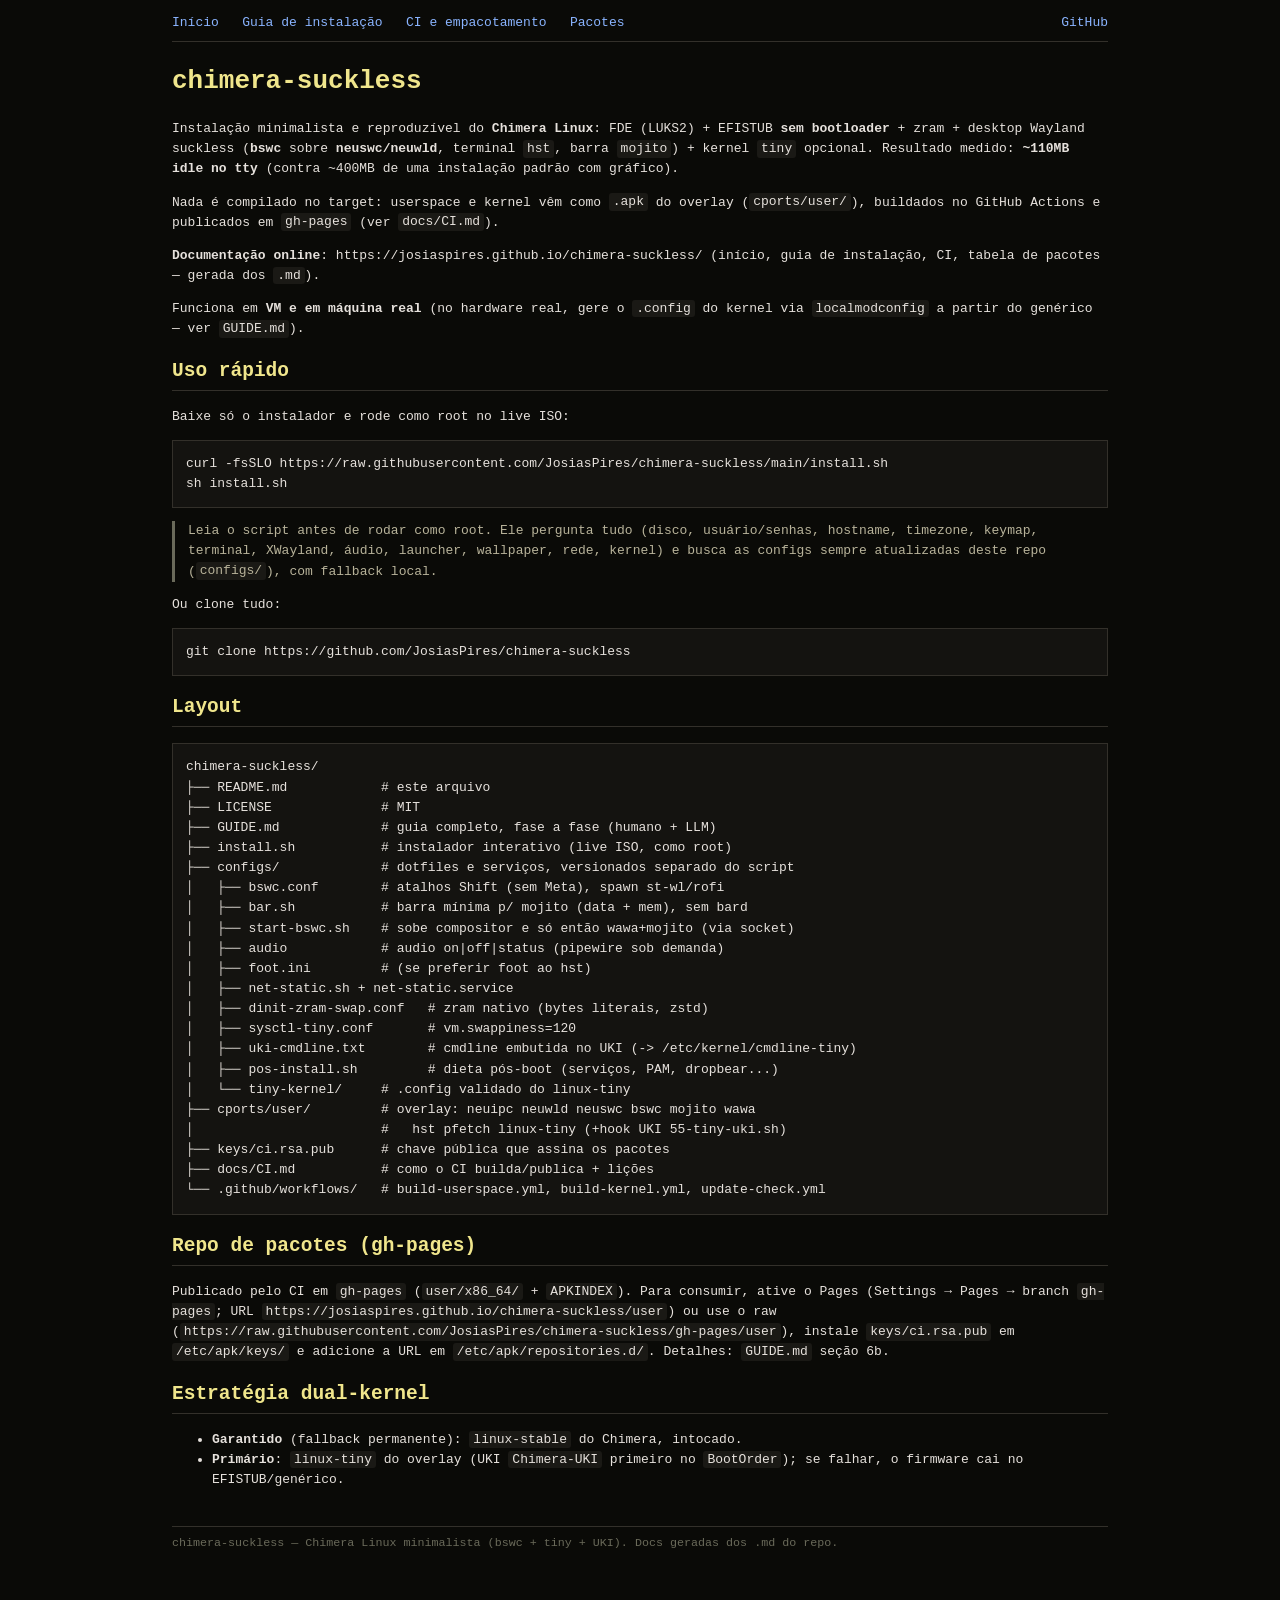
<file: index.html>
<!DOCTYPE html>
<html lang="pt-BR">
<head>
<meta charset="utf-8">
<meta name="viewport" content="width=device-width, initial-scale=1">
<title>Início — chimera-suckless</title>
<link rel="stylesheet" href="style.css">
</head>
<body>
<nav>
<a href="index.html">Início</a>
<a href="guia.html">Guia de instalação</a>
<a href="ci.html">CI e empacotamento</a>
<a href="pacotes.html">Pacotes</a>
<a class="repo" href="https://github.com/JosiasPires/chimera-suckless">GitHub</a>
</nav>
<main>
<h1 id="chimera-suckless">chimera-suckless</h1>
<p>Instalação minimalista e reproduzível do <strong>Chimera Linux</strong>: FDE (LUKS2) +
EFISTUB <strong>sem bootloader</strong> + zram + desktop Wayland suckless
(<strong>bswc</strong> sobre <strong>neuswc/neuwld</strong>, terminal <code>hst</code>, barra <code>mojito</code>) +
kernel <code>tiny</code> opcional. Resultado medido: <strong>~110MB idle no tty</strong>
(contra ~400MB de uma instalação padrão com gráfico).</p>
<p>Nada é compilado no target: userspace e kernel vêm como <code>.apk</code> do
overlay (<code>cports/user/</code>), buildados no GitHub Actions e publicados em
<code>gh-pages</code> (ver <code>docs/CI.md</code>).</p>
<p><strong>Documentação online</strong>: https://josiaspires.github.io/chimera-suckless/
(início, guia de instalação, CI, tabela de pacotes — gerada dos <code>.md</code>).</p>
<p>Funciona em <strong>VM e em máquina real</strong> (no hardware real, gere o <code>.config</code> do
kernel via <code>localmodconfig</code> a partir do genérico — ver <code>GUIDE.md</code>).</p>
<h2 id="uso-rapido">Uso rápido</h2>
<p>Baixe só o instalador e rode como root no live ISO:</p>
<pre><code class="language-sh">curl -fsSLO https://raw.githubusercontent.com/JosiasPires/chimera-suckless/main/install.sh
sh install.sh
</code></pre>
<blockquote>
<p>Leia o script antes de rodar como root. Ele pergunta tudo
(disco, usuário/senhas, hostname, timezone, keymap, terminal, XWayland,
áudio, launcher, wallpaper, rede, kernel) e busca as configs sempre
atualizadas deste repo (<code>configs/</code>), com fallback local.</p>
</blockquote>
<p>Ou clone tudo:</p>
<pre><code class="language-sh">git clone https://github.com/JosiasPires/chimera-suckless
</code></pre>
<h2 id="layout">Layout</h2>
<pre><code>chimera-suckless/
├── README.md            # este arquivo
├── LICENSE              # MIT
├── GUIDE.md             # guia completo, fase a fase (humano + LLM)
├── install.sh           # instalador interativo (live ISO, como root)
├── configs/             # dotfiles e serviços, versionados separado do script
│   ├── bswc.conf        # atalhos Shift (sem Meta), spawn st-wl/rofi
│   ├── bar.sh           # barra mínima p/ mojito (data + mem), sem bard
│   ├── start-bswc.sh    # sobe compositor e só então wawa+mojito (via socket)
│   ├── audio            # audio on|off|status (pipewire sob demanda)
│   ├── foot.ini         # (se preferir foot ao hst)
│   ├── net-static.sh + net-static.service
│   ├── dinit-zram-swap.conf   # zram nativo (bytes literais, zstd)
│   ├── sysctl-tiny.conf       # vm.swappiness=120
│   ├── uki-cmdline.txt        # cmdline embutida no UKI (-&gt; /etc/kernel/cmdline-tiny)
│   ├── pos-install.sh         # dieta pós-boot (serviços, PAM, dropbear...)
│   └── tiny-kernel/     # .config validado do linux-tiny
├── cports/user/         # overlay: neuipc neuwld neuswc bswc mojito wawa
│                        #   hst pfetch linux-tiny (+hook UKI 55-tiny-uki.sh)
├── keys/ci.rsa.pub      # chave pública que assina os pacotes
├── docs/CI.md           # como o CI builda/publica + lições
└── .github/workflows/   # build-userspace.yml, build-kernel.yml, update-check.yml
</code></pre>
<h2 id="repo-de-pacotes-gh-pages">Repo de pacotes (gh-pages)</h2>
<p>Publicado pelo CI em <code>gh-pages</code> (<code>user/x86_64/</code> + <code>APKINDEX</code>).
Para consumir, ative o Pages (Settings → Pages → branch <code>gh-pages</code>;
URL <code>https://josiaspires.github.io/chimera-suckless/user</code>) ou use o
raw (<code>https://raw.githubusercontent.com/JosiasPires/chimera-suckless/gh-pages/user</code>),
instale <code>keys/ci.rsa.pub</code> em <code>/etc/apk/keys/</code> e adicione a URL em
<code>/etc/apk/repositories.d/</code>. Detalhes: <code>GUIDE.md</code> seção 6b.</p>
<h2 id="estrategia-dual-kernel">Estratégia dual-kernel</h2>
<ul>
<li><strong>Garantido</strong> (fallback permanente): <code>linux-stable</code> do Chimera, intocado.</li>
<li><strong>Primário</strong>: <code>linux-tiny</code> do overlay (UKI <code>Chimera-UKI</code> primeiro no
  <code>BootOrder</code>); se falhar, o firmware cai no EFISTUB/genérico.</li>
</ul>
</main>
<footer>chimera-suckless — Chimera Linux minimalista (bswc + tiny + UKI). Docs geradas dos .md do repo.</footer>
</body>
</html>
</file>
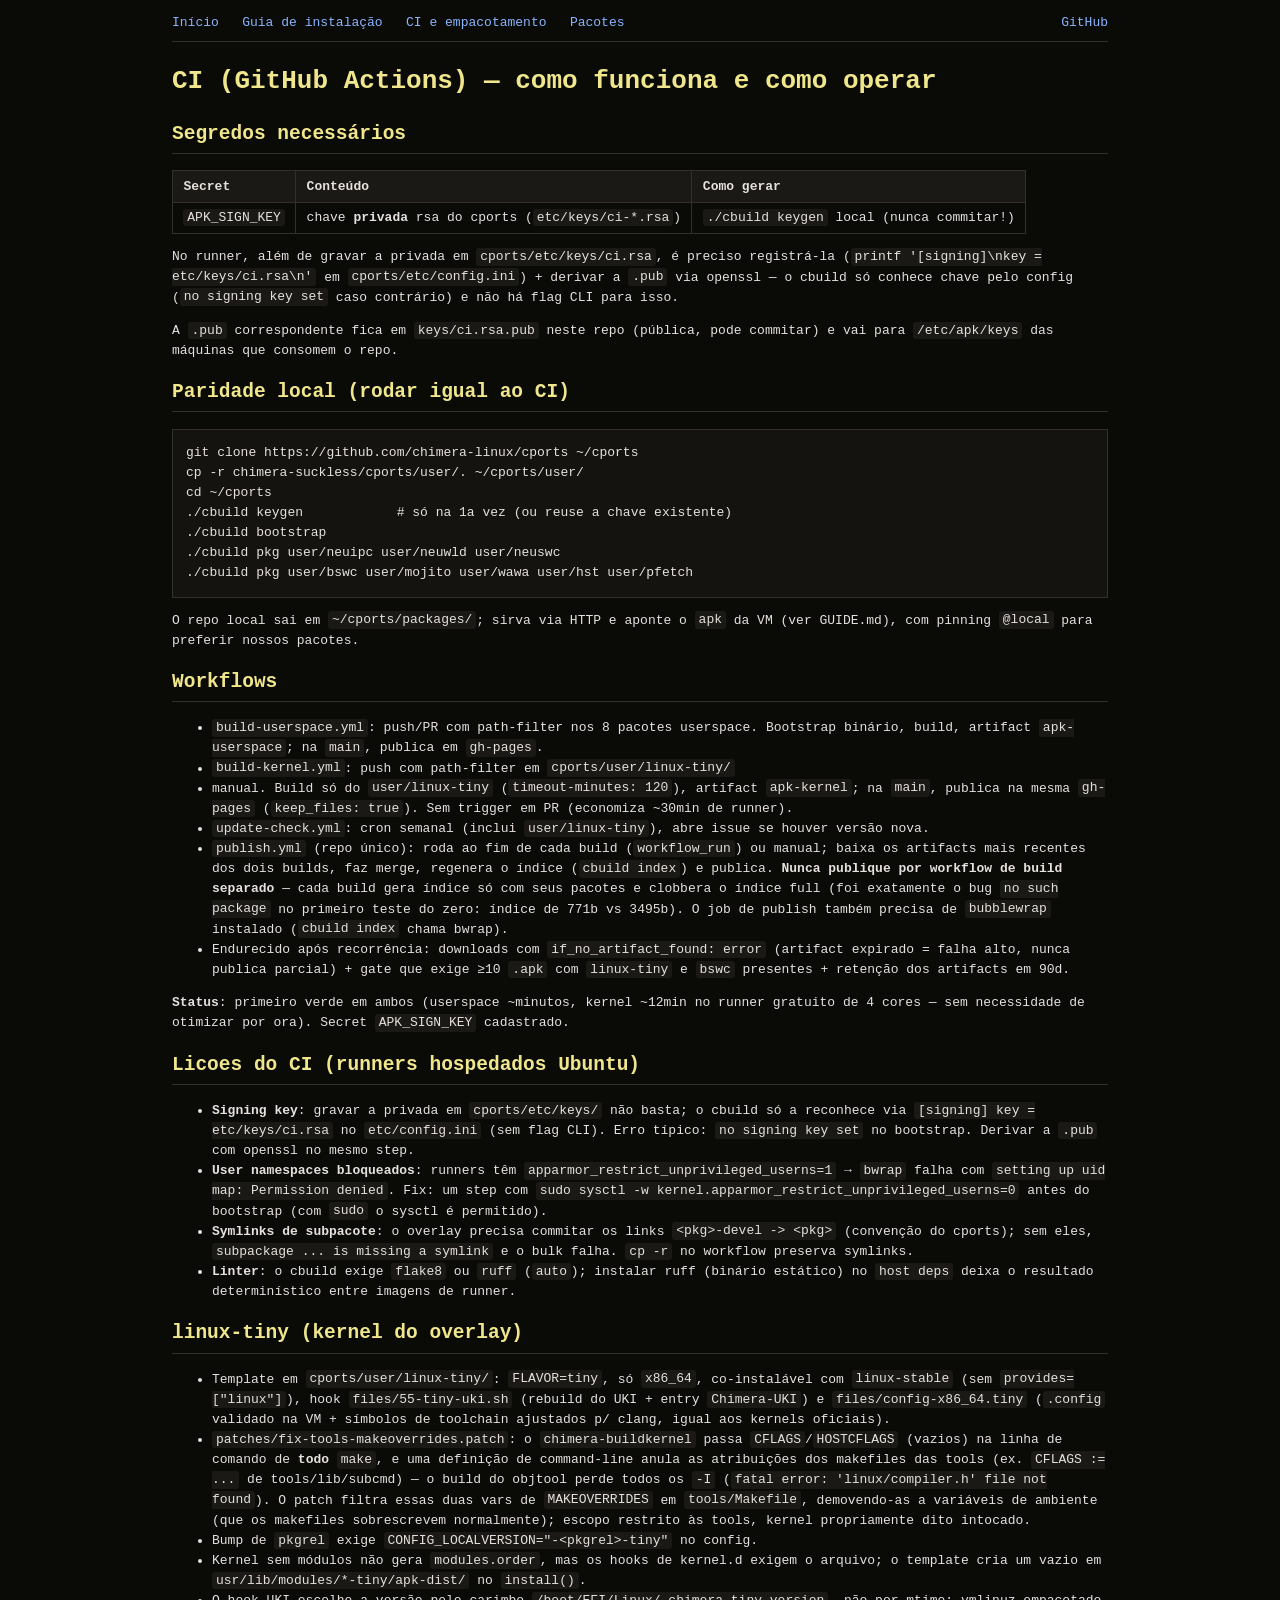
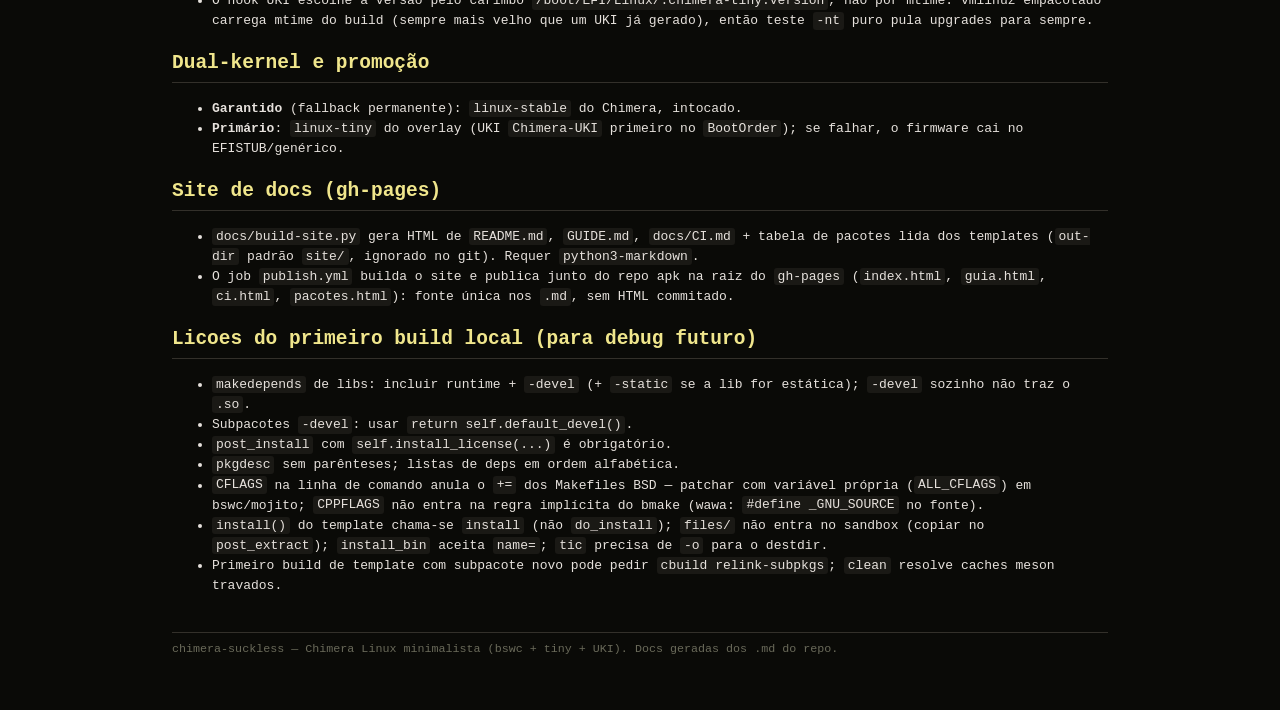
<file: ci.html>
<!DOCTYPE html>
<html lang="pt-BR">
<head>
<meta charset="utf-8">
<meta name="viewport" content="width=device-width, initial-scale=1">
<title>CI e empacotamento — chimera-suckless</title>
<link rel="stylesheet" href="style.css">
</head>
<body>
<nav>
<a href="index.html">Início</a>
<a href="guia.html">Guia de instalação</a>
<a href="ci.html">CI e empacotamento</a>
<a href="pacotes.html">Pacotes</a>
<a class="repo" href="https://github.com/JosiasPires/chimera-suckless">GitHub</a>
</nav>
<main>
<h1 id="ci-github-actions-como-funciona-e-como-operar">CI (GitHub Actions) — como funciona e como operar</h1>
<h2 id="segredos-necessarios">Segredos necessários</h2>
<table>
<thead>
<tr>
<th>Secret</th>
<th>Conteúdo</th>
<th>Como gerar</th>
</tr>
</thead>
<tbody>
<tr>
<td><code>APK_SIGN_KEY</code></td>
<td>chave <strong>privada</strong> rsa do cports (<code>etc/keys/ci-*.rsa</code>)</td>
<td><code>./cbuild keygen</code> local (nunca commitar!)</td>
</tr>
</tbody>
</table>
<p>No runner, além de gravar a privada em <code>cports/etc/keys/ci.rsa</code>, é
preciso registrá-la (<code>printf '[signing]\nkey = etc/keys/ci.rsa\n'</code>
em <code>cports/etc/config.ini</code>) + derivar a <code>.pub</code> via openssl — o cbuild
só conhece chave pelo config (<code>no signing key set</code> caso contrário) e
não há flag CLI para isso.</p>
<p>A <code>.pub</code> correspondente fica em <code>keys/ci.rsa.pub</code> neste repo (pública, pode
commitar) e vai para <code>/etc/apk/keys</code> das máquinas que consomem o repo.</p>
<h2 id="paridade-local-rodar-igual-ao-ci">Paridade local (rodar igual ao CI)</h2>
<pre><code class="language-sh">git clone https://github.com/chimera-linux/cports ~/cports
cp -r chimera-suckless/cports/user/. ~/cports/user/
cd ~/cports
./cbuild keygen            # só na 1a vez (ou reuse a chave existente)
./cbuild bootstrap
./cbuild pkg user/neuipc user/neuwld user/neuswc
./cbuild pkg user/bswc user/mojito user/wawa user/hst user/pfetch
</code></pre>
<p>O repo local sai em <code>~/cports/packages/</code>; sirva via HTTP e aponte o <code>apk</code>
da VM (ver GUIDE.md), com pinning <code>@local</code> para preferir nossos pacotes.</p>
<h2 id="workflows">Workflows</h2>
<ul>
<li><code>build-userspace.yml</code>: push/PR com path-filter nos 8 pacotes
  userspace. Bootstrap binário, build, artifact <code>apk-userspace</code>; na
  <code>main</code>, publica em <code>gh-pages</code>.</li>
<li><code>build-kernel.yml</code>: push com path-filter em <code>cports/user/linux-tiny/</code></li>
<li>manual. Build só do <code>user/linux-tiny</code> (<code>timeout-minutes: 120</code>),
  artifact <code>apk-kernel</code>; na <code>main</code>, publica na mesma <code>gh-pages</code>
  (<code>keep_files: true</code>). Sem trigger em PR (economiza ~30min de runner).</li>
<li><code>update-check.yml</code>: cron semanal (inclui <code>user/linux-tiny</code>), abre
  issue se houver versão nova.</li>
<li><code>publish.yml</code> (repo único): roda ao fim de cada build (<code>workflow_run</code>)
  ou manual; baixa os artifacts mais recentes dos dois builds, faz merge,
  regenera o índice (<code>cbuild index</code>) e publica. <strong>Nunca publique por
  workflow de build separado</strong> — cada build gera índice só com seus
  pacotes e clobbera o índice full (foi exatamente o bug <code>no such
  package</code> no primeiro teste do zero: índice de 771b vs 3495b).
  O job de publish também precisa de <code>bubblewrap</code> instalado
  (<code>cbuild index</code> chama bwrap).</li>
<li>Endurecido após recorrência: downloads com <code>if_no_artifact_found:
  error</code> (artifact expirado = falha alto, nunca publica parcial) +
  gate que exige ≥10 <code>.apk</code> com <code>linux-tiny</code> e <code>bswc</code> presentes +
  retenção dos artifacts em 90d.</li>
</ul>
<p><strong>Status</strong>: primeiro verde em ambos (userspace ~minutos, kernel ~12min
no runner gratuito de 4 cores — sem necessidade de otimizar por ora).
Secret <code>APK_SIGN_KEY</code> cadastrado.</p>
<h2 id="licoes-do-ci-runners-hospedados-ubuntu">Licoes do CI (runners hospedados Ubuntu)</h2>
<ul>
<li><strong>Signing key</strong>: gravar a privada em <code>cports/etc/keys/</code> não basta; o
  cbuild só a reconhece via <code>[signing] key = etc/keys/ci.rsa</code> no
  <code>etc/config.ini</code> (sem flag CLI). Erro típico: <code>no signing key set</code>
  no bootstrap. Derivar a <code>.pub</code> com openssl no mesmo step.</li>
<li><strong>User namespaces bloqueados</strong>: runners têm
  <code>apparmor_restrict_unprivileged_userns=1</code> → <code>bwrap</code> falha com
  <code>setting up uid map: Permission denied</code>. Fix: um step com
  <code>sudo sysctl -w kernel.apparmor_restrict_unprivileged_userns=0</code>
  antes do bootstrap (com <code>sudo</code> o sysctl é permitido).</li>
<li><strong>Symlinks de subpacote</strong>: o overlay precisa commitar os links
  <code>&lt;pkg&gt;-devel -&gt; &lt;pkg&gt;</code> (convenção do cports); sem eles,
  <code>subpackage ... is missing a symlink</code> e o bulk falha. <code>cp -r</code> no
  workflow preserva symlinks.</li>
<li><strong>Linter</strong>: o cbuild exige <code>flake8</code> ou <code>ruff</code> (<code>auto</code>); instalar ruff
  (binário estático) no <code>host deps</code> deixa o resultado determinístico
  entre imagens de runner.</li>
</ul>
<h2 id="linux-tiny-kernel-do-overlay">linux-tiny (kernel do overlay)</h2>
<ul>
<li>Template em <code>cports/user/linux-tiny/</code>: <code>FLAVOR=tiny</code>, só <code>x86_64</code>,
  co-instalável com <code>linux-stable</code> (sem <code>provides=["linux"]</code>), hook
  <code>files/55-tiny-uki.sh</code> (rebuild do UKI + entry <code>Chimera-UKI</code>) e
  <code>files/config-x86_64.tiny</code> (<code>.config</code> validado na VM + símbolos de
  toolchain ajustados p/ clang, igual aos kernels oficiais).</li>
<li><code>patches/fix-tools-makeoverrides.patch</code>: o <code>chimera-buildkernel</code>
  passa <code>CFLAGS</code>/<code>HOSTCFLAGS</code> (vazios) na linha de comando de <strong>todo</strong>
  <code>make</code>, e uma definição de command-line anula as atribuições dos
  makefiles das tools (ex. <code>CFLAGS := ...</code> de tools/lib/subcmd) — o
  build do objtool perde todos os <code>-I</code>
  (<code>fatal error: 'linux/compiler.h' file not found</code>). O patch filtra
  essas duas vars de <code>MAKEOVERRIDES</code> em <code>tools/Makefile</code>, demovendo-as
  a variáveis de ambiente (que os makefiles sobrescrevem normalmente);
  escopo restrito às tools, kernel propriamente dito intocado.</li>
<li>Bump de <code>pkgrel</code> exige <code>CONFIG_LOCALVERSION="-&lt;pkgrel&gt;-tiny"</code> no config.</li>
<li>Kernel sem módulos não gera <code>modules.order</code>, mas os hooks de kernel.d
  exigem o arquivo; o template cria um vazio em
  <code>usr/lib/modules/*-tiny/apk-dist/</code> no <code>install()</code>.</li>
<li>O hook UKI escolhe a versão pelo carimbo
  <code>/boot/EFI/Linux/.chimera-tiny.version</code>, não por mtime: vmlinuz
  empacotado carrega mtime do build (sempre mais velho que um UKI já
  gerado), então teste <code>-nt</code> puro pula upgrades para sempre.</li>
</ul>
<h2 id="dual-kernel-e-promocao">Dual-kernel e promoção</h2>
<ul>
<li><strong>Garantido</strong> (fallback permanente): <code>linux-stable</code> do Chimera, intocado.</li>
<li><strong>Primário</strong>: <code>linux-tiny</code> do overlay (UKI <code>Chimera-UKI</code> primeiro no
  <code>BootOrder</code>); se falhar, o firmware cai no EFISTUB/genérico.</li>
</ul>
<h2 id="site-de-docs-gh-pages">Site de docs (gh-pages)</h2>
<ul>
<li><code>docs/build-site.py</code> gera HTML de <code>README.md</code>, <code>GUIDE.md</code>,
  <code>docs/CI.md</code> + tabela de pacotes lida dos templates
  (<code>out-dir</code> padrão <code>site/</code>, ignorado no git). Requer <code>python3-markdown</code>.</li>
<li>O job <code>publish.yml</code> builda o site e publica junto do repo apk na raiz
  do <code>gh-pages</code> (<code>index.html</code>, <code>guia.html</code>, <code>ci.html</code>, <code>pacotes.html</code>):
  fonte única nos <code>.md</code>, sem HTML commitado.</li>
</ul>
<h2 id="licoes-do-primeiro-build-local-para-debug-futuro">Licoes do primeiro build local (para debug futuro)</h2>
<ul>
<li><code>makedepends</code> de libs: incluir runtime + <code>-devel</code> (+ <code>-static</code> se a lib
  for estática); <code>-devel</code> sozinho não traz o <code>.so</code>.</li>
<li>Subpacotes <code>-devel</code>: usar <code>return self.default_devel()</code>.</li>
<li><code>post_install</code> com <code>self.install_license(...)</code> é obrigatório.</li>
<li><code>pkgdesc</code> sem parênteses; listas de deps em ordem alfabética.</li>
<li><code>CFLAGS</code> na linha de comando anula o <code>+=</code> dos Makefiles BSD — patchar
  com variável própria (<code>ALL_CFLAGS</code>) em bswc/mojito; <code>CPPFLAGS</code> não entra
  na regra implícita do bmake (wawa: <code>#define _GNU_SOURCE</code> no fonte).</li>
<li><code>install()</code> do template chama-se <code>install</code> (não <code>do_install</code>); <code>files/</code>
  não entra no sandbox (copiar no <code>post_extract</code>); <code>install_bin</code> aceita
  <code>name=</code>; <code>tic</code> precisa de <code>-o</code> para o destdir.</li>
<li>Primeiro build de template com subpacote novo pode pedir
  <code>cbuild relink-subpkgs</code>; <code>clean</code> resolve caches meson travados.</li>
</ul>
</main>
<footer>chimera-suckless — Chimera Linux minimalista (bswc + tiny + UKI). Docs geradas dos .md do repo.</footer>
</body>
</html>
</file>
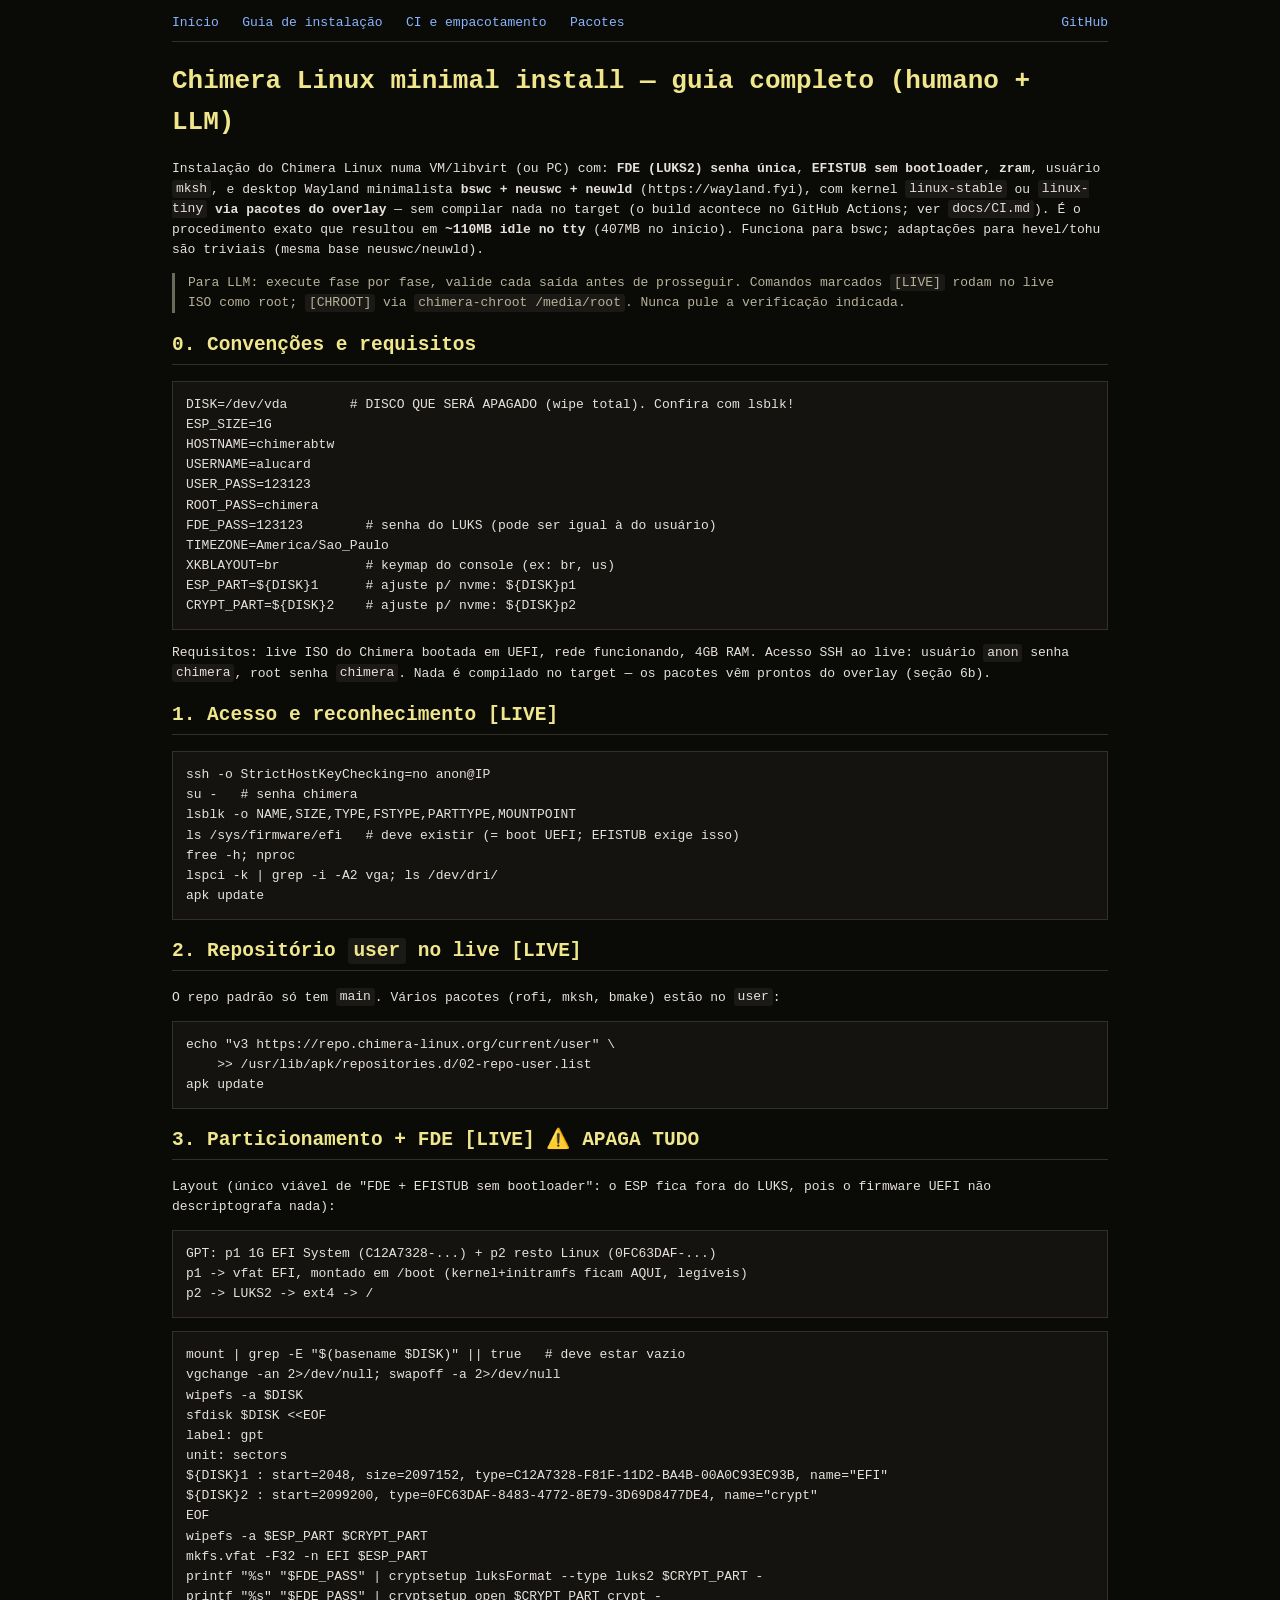
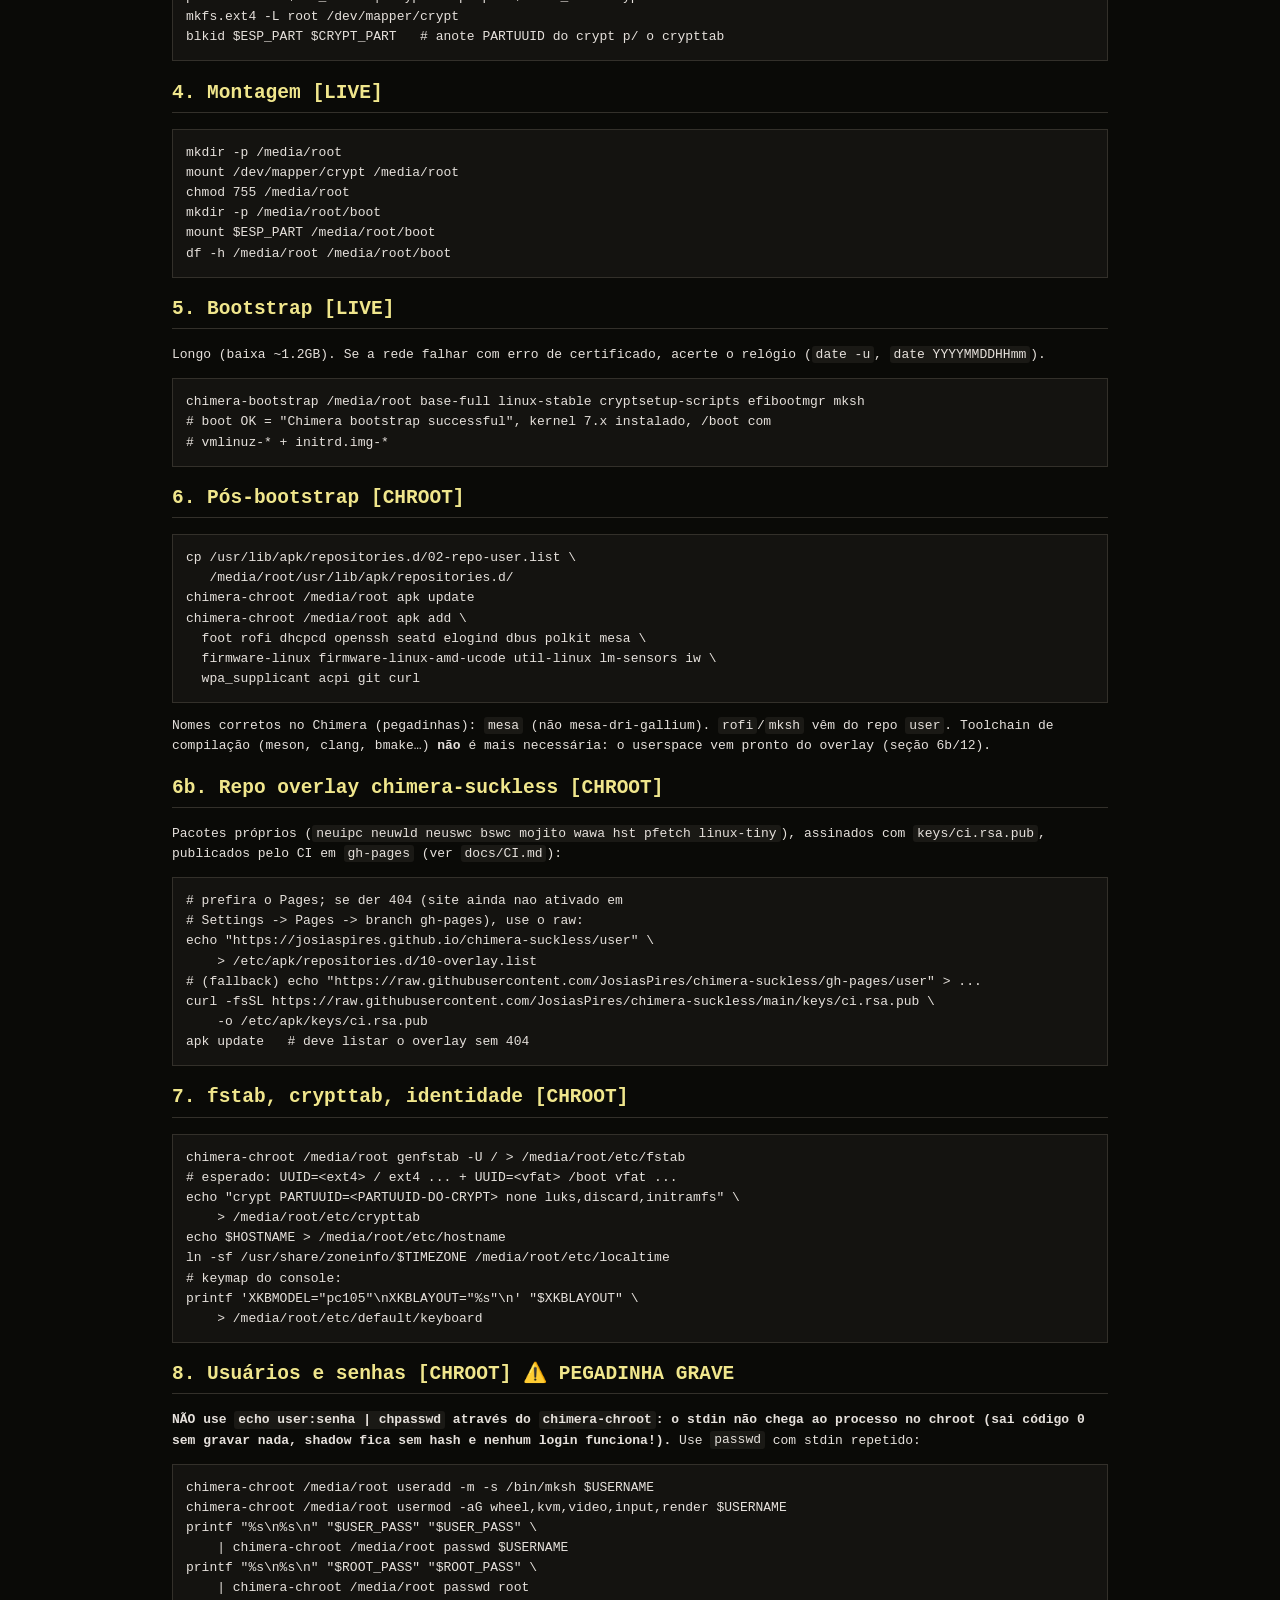
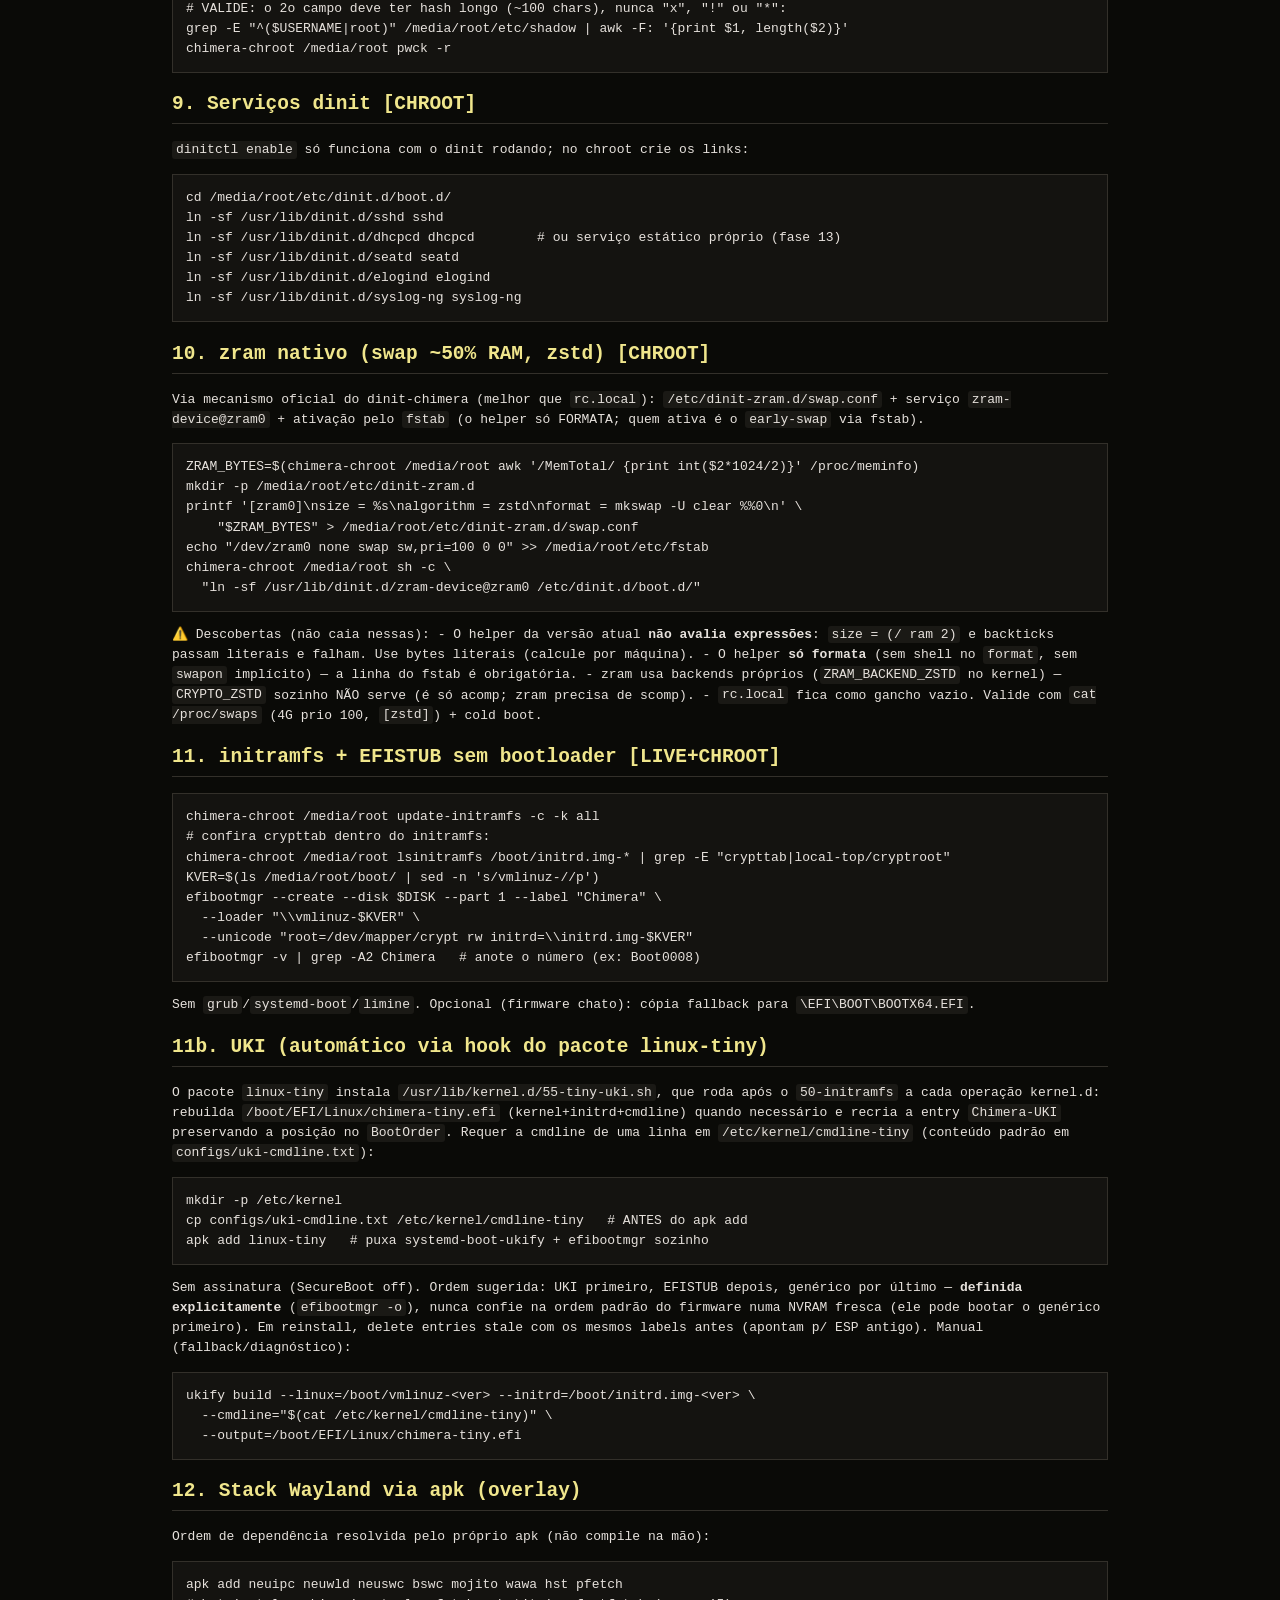
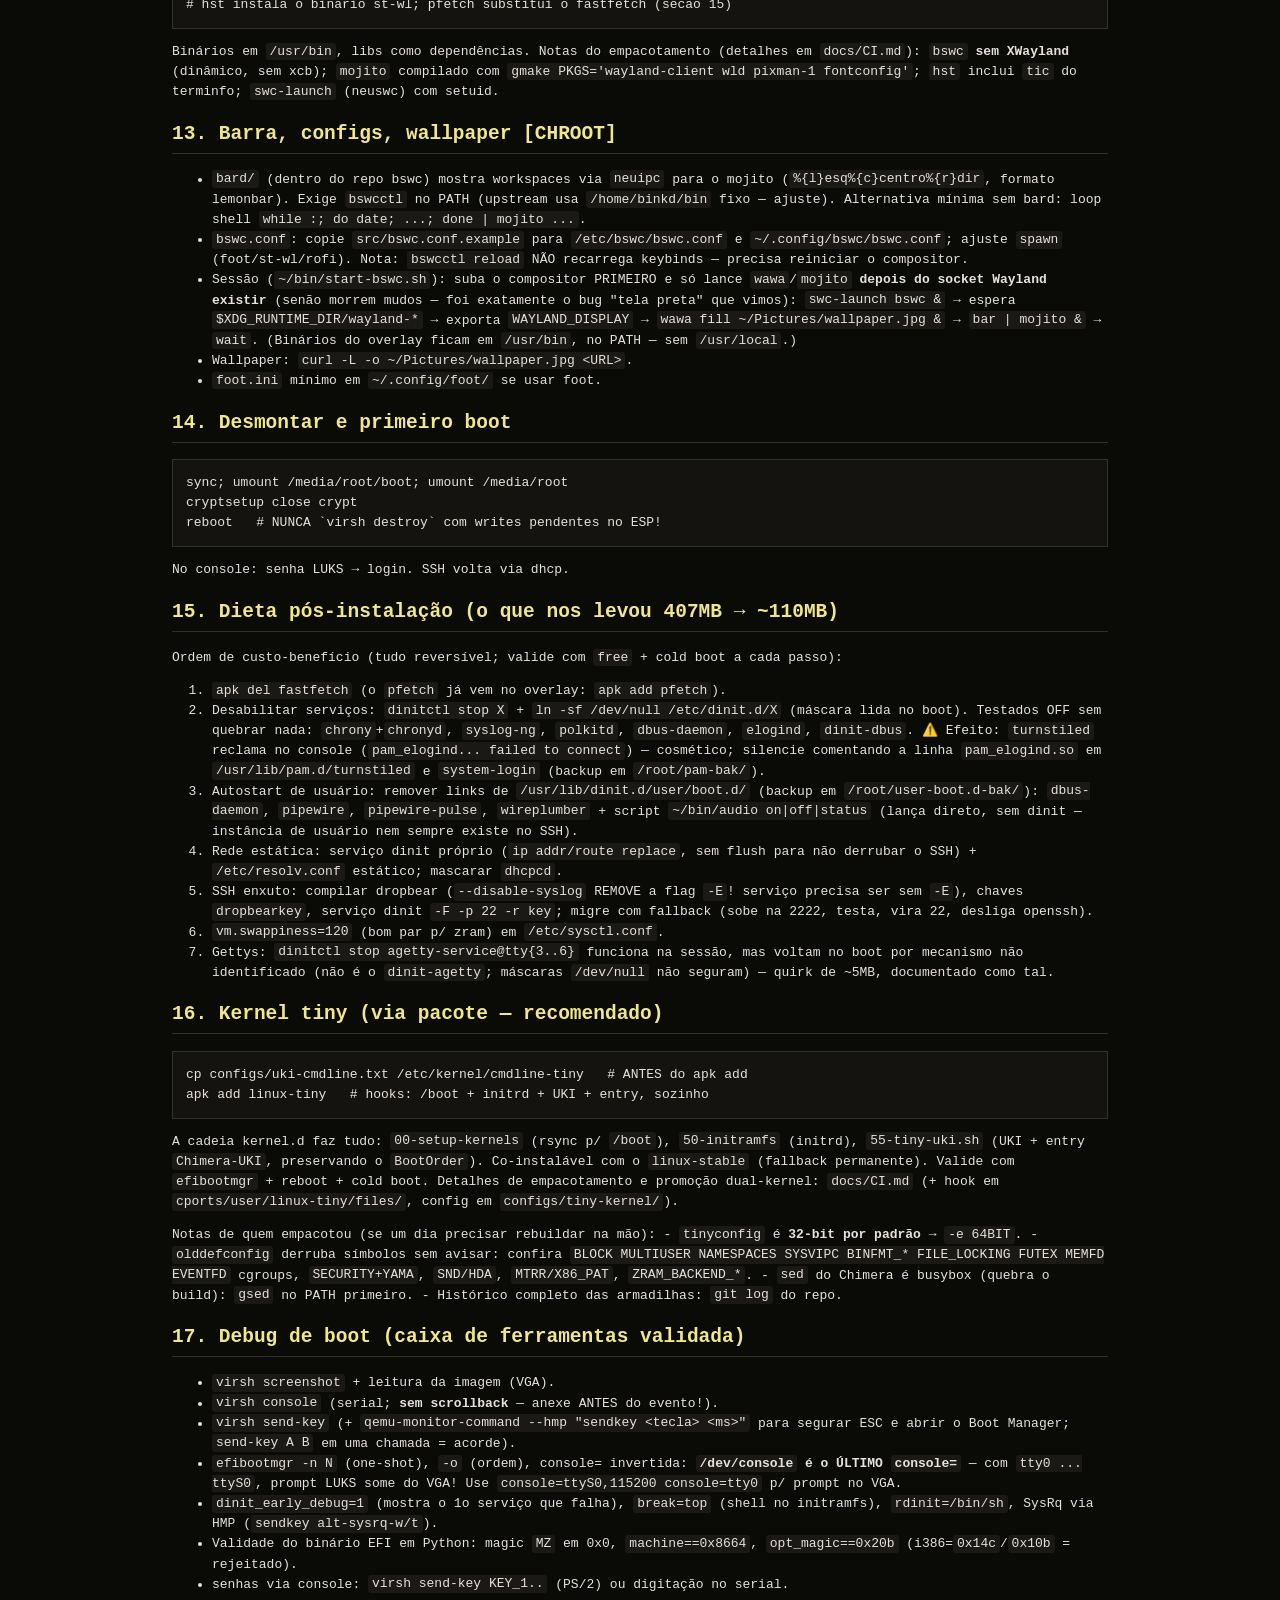
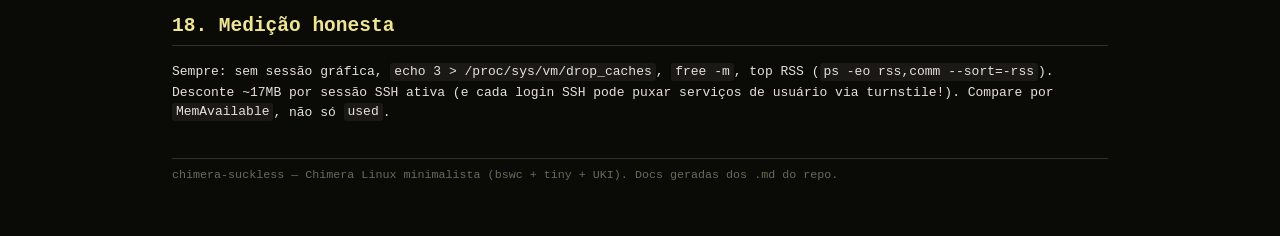
<file: guia.html>
<!DOCTYPE html>
<html lang="pt-BR">
<head>
<meta charset="utf-8">
<meta name="viewport" content="width=device-width, initial-scale=1">
<title>Guia de instalação — chimera-suckless</title>
<link rel="stylesheet" href="style.css">
</head>
<body>
<nav>
<a href="index.html">Início</a>
<a href="guia.html">Guia de instalação</a>
<a href="ci.html">CI e empacotamento</a>
<a href="pacotes.html">Pacotes</a>
<a class="repo" href="https://github.com/JosiasPires/chimera-suckless">GitHub</a>
</nav>
<main>
<h1 id="chimera-linux-minimal-install-guia-completo-humano-llm">Chimera Linux minimal install — guia completo (humano + LLM)</h1>
<p>Instalação do Chimera Linux numa VM/libvirt (ou PC) com: <strong>FDE (LUKS2) senha única</strong>,
<strong>EFISTUB sem bootloader</strong>, <strong>zram</strong>, usuário <code>mksh</code>, e desktop Wayland minimalista
<strong>bswc + neuswc + neuwld</strong> (https://wayland.fyi), com kernel <code>linux-stable</code> ou
<code>linux-tiny</code> <strong>via pacotes do overlay</strong> — sem compilar nada no target (o build
acontece no GitHub Actions; ver <code>docs/CI.md</code>). É o procedimento exato que
resultou em <strong>~110MB idle no tty</strong> (407MB no início). Funciona para bswc;
adaptações para hevel/tohu são triviais (mesma base neuswc/neuwld).</p>
<blockquote>
<p>Para LLM: execute fase por fase, valide cada saída antes de prosseguir.
Comandos marcados <code>[LIVE]</code> rodam no live ISO como root; <code>[CHROOT]</code> via
<code>chimera-chroot /media/root</code>. Nunca pule a verificação indicada.</p>
</blockquote>
<h2 id="0-convencoes-e-requisitos">0. Convenções e requisitos</h2>
<pre><code class="language-sh">DISK=/dev/vda        # DISCO QUE SERÁ APAGADO (wipe total). Confira com lsblk!
ESP_SIZE=1G
HOSTNAME=chimerabtw
USERNAME=alucard
USER_PASS=123123
ROOT_PASS=chimera
FDE_PASS=123123        # senha do LUKS (pode ser igual à do usuário)
TIMEZONE=America/Sao_Paulo
XKBLAYOUT=br           # keymap do console (ex: br, us)
ESP_PART=${DISK}1      # ajuste p/ nvme: ${DISK}p1
CRYPT_PART=${DISK}2    # ajuste p/ nvme: ${DISK}p2
</code></pre>
<p>Requisitos: live ISO do Chimera bootada em UEFI, rede funcionando, 4GB RAM.
Acesso SSH ao live: usuário <code>anon</code> senha <code>chimera</code>, root senha <code>chimera</code>.
Nada é compilado no target — os pacotes vêm prontos do overlay (seção 6b).</p>
<h2 id="1-acesso-e-reconhecimento-live">1. Acesso e reconhecimento [LIVE]</h2>
<pre><code class="language-sh">ssh -o StrictHostKeyChecking=no anon@IP
su -   # senha chimera
lsblk -o NAME,SIZE,TYPE,FSTYPE,PARTTYPE,MOUNTPOINT
ls /sys/firmware/efi   # deve existir (= boot UEFI; EFISTUB exige isso)
free -h; nproc
lspci -k | grep -i -A2 vga; ls /dev/dri/
apk update
</code></pre>
<h2 id="2-repositorio-user-no-live-live">2. Repositório <code>user</code> no live [LIVE]</h2>
<p>O repo padrão só tem <code>main</code>. Vários pacotes (rofi, mksh, bmake) estão no <code>user</code>:</p>
<pre><code class="language-sh">echo &quot;v3 https://repo.chimera-linux.org/current/user&quot; \
    &gt;&gt; /usr/lib/apk/repositories.d/02-repo-user.list
apk update
</code></pre>
<h2 id="3-particionamento-fde-live-apaga-tudo">3. Particionamento + FDE [LIVE] ⚠️ APAGA TUDO</h2>
<p>Layout (único viável de "FDE + EFISTUB sem bootloader": o ESP fica fora do LUKS,
pois o firmware UEFI não descriptografa nada):</p>
<pre><code>GPT: p1 1G EFI System (C12A7328-...) + p2 resto Linux (0FC63DAF-...)
p1 -&gt; vfat EFI, montado em /boot (kernel+initramfs ficam AQUI, legíveis)
p2 -&gt; LUKS2 -&gt; ext4 -&gt; /
</code></pre>
<pre><code class="language-sh">mount | grep -E &quot;$(basename $DISK)&quot; || true   # deve estar vazio
vgchange -an 2&gt;/dev/null; swapoff -a 2&gt;/dev/null
wipefs -a $DISK
sfdisk $DISK &lt;&lt;EOF
label: gpt
unit: sectors
${DISK}1 : start=2048, size=2097152, type=C12A7328-F81F-11D2-BA4B-00A0C93EC93B, name=&quot;EFI&quot;
${DISK}2 : start=2099200, type=0FC63DAF-8483-4772-8E79-3D69D8477DE4, name=&quot;crypt&quot;
EOF
wipefs -a $ESP_PART $CRYPT_PART
mkfs.vfat -F32 -n EFI $ESP_PART
printf &quot;%s&quot; &quot;$FDE_PASS&quot; | cryptsetup luksFormat --type luks2 $CRYPT_PART -
printf &quot;%s&quot; &quot;$FDE_PASS&quot; | cryptsetup open $CRYPT_PART crypt -
mkfs.ext4 -L root /dev/mapper/crypt
blkid $ESP_PART $CRYPT_PART   # anote PARTUUID do crypt p/ o crypttab
</code></pre>
<h2 id="4-montagem-live">4. Montagem [LIVE]</h2>
<pre><code class="language-sh">mkdir -p /media/root
mount /dev/mapper/crypt /media/root
chmod 755 /media/root
mkdir -p /media/root/boot
mount $ESP_PART /media/root/boot
df -h /media/root /media/root/boot
</code></pre>
<h2 id="5-bootstrap-live">5. Bootstrap [LIVE]</h2>
<p>Longo (baixa ~1.2GB). Se a rede falhar com erro de certificado, acerte o relógio
(<code>date -u</code>, <code>date YYYYMMDDHHmm</code>).</p>
<pre><code class="language-sh">chimera-bootstrap /media/root base-full linux-stable cryptsetup-scripts efibootmgr mksh
# boot OK = &quot;Chimera bootstrap successful&quot;, kernel 7.x instalado, /boot com
# vmlinuz-* + initrd.img-*
</code></pre>
<h2 id="6-pos-bootstrap-chroot">6. Pós-bootstrap [CHROOT]</h2>
<pre><code class="language-sh">cp /usr/lib/apk/repositories.d/02-repo-user.list \
   /media/root/usr/lib/apk/repositories.d/
chimera-chroot /media/root apk update
chimera-chroot /media/root apk add \
  foot rofi dhcpcd openssh seatd elogind dbus polkit mesa \
  firmware-linux firmware-linux-amd-ucode util-linux lm-sensors iw \
  wpa_supplicant acpi git curl
</code></pre>
<p>Nomes corretos no Chimera (pegadinhas): <code>mesa</code> (não mesa-dri-gallium).
<code>rofi</code>/<code>mksh</code> vêm do repo <code>user</code>. Toolchain de compilação (meson, clang,
bmake…) <strong>não</strong> é mais necessária: o userspace vem pronto do overlay
(seção 6b/12).</p>
<h2 id="6b-repo-overlay-chimera-suckless-chroot">6b. Repo overlay chimera-suckless [CHROOT]</h2>
<p>Pacotes próprios (<code>neuipc neuwld neuswc bswc mojito wawa hst pfetch
linux-tiny</code>), assinados com <code>keys/ci.rsa.pub</code>, publicados pelo CI em
<code>gh-pages</code> (ver <code>docs/CI.md</code>):</p>
<pre><code class="language-sh"># prefira o Pages; se der 404 (site ainda nao ativado em
# Settings -&gt; Pages -&gt; branch gh-pages), use o raw:
echo &quot;https://josiaspires.github.io/chimera-suckless/user&quot; \
    &gt; /etc/apk/repositories.d/10-overlay.list
# (fallback) echo &quot;https://raw.githubusercontent.com/JosiasPires/chimera-suckless/gh-pages/user&quot; &gt; ...
curl -fsSL https://raw.githubusercontent.com/JosiasPires/chimera-suckless/main/keys/ci.rsa.pub \
    -o /etc/apk/keys/ci.rsa.pub
apk update   # deve listar o overlay sem 404
</code></pre>
<h2 id="7-fstab-crypttab-identidade-chroot">7. fstab, crypttab, identidade [CHROOT]</h2>
<pre><code class="language-sh">chimera-chroot /media/root genfstab -U / &gt; /media/root/etc/fstab
# esperado: UUID=&lt;ext4&gt; / ext4 ... + UUID=&lt;vfat&gt; /boot vfat ...
echo &quot;crypt PARTUUID=&lt;PARTUUID-DO-CRYPT&gt; none luks,discard,initramfs&quot; \
    &gt; /media/root/etc/crypttab
echo $HOSTNAME &gt; /media/root/etc/hostname
ln -sf /usr/share/zoneinfo/$TIMEZONE /media/root/etc/localtime
# keymap do console:
printf 'XKBMODEL=&quot;pc105&quot;\nXKBLAYOUT=&quot;%s&quot;\n' &quot;$XKBLAYOUT&quot; \
    &gt; /media/root/etc/default/keyboard
</code></pre>
<h2 id="8-usuarios-e-senhas-chroot-pegadinha-grave">8. Usuários e senhas [CHROOT] ⚠️ PEGADINHA GRAVE</h2>
<p><strong>NÃO use <code>echo user:senha | chpasswd</code> através do <code>chimera-chroot</code>: o stdin não
chega ao processo no chroot (sai código 0 sem gravar nada, shadow fica sem
hash e nenhum login funciona!).</strong> Use <code>passwd</code> com stdin repetido:</p>
<pre><code class="language-sh">chimera-chroot /media/root useradd -m -s /bin/mksh $USERNAME
chimera-chroot /media/root usermod -aG wheel,kvm,video,input,render $USERNAME
printf &quot;%s\n%s\n&quot; &quot;$USER_PASS&quot; &quot;$USER_PASS&quot; \
    | chimera-chroot /media/root passwd $USERNAME
printf &quot;%s\n%s\n&quot; &quot;$ROOT_PASS&quot; &quot;$ROOT_PASS&quot; \
    | chimera-chroot /media/root passwd root
# VALIDE: o 2o campo deve ter hash longo (~100 chars), nunca &quot;x&quot;, &quot;!&quot; ou &quot;*&quot;:
grep -E &quot;^($USERNAME|root)&quot; /media/root/etc/shadow | awk -F: '{print $1, length($2)}'
chimera-chroot /media/root pwck -r
</code></pre>
<h2 id="9-servicos-dinit-chroot">9. Serviços dinit [CHROOT]</h2>
<p><code>dinitctl enable</code> só funciona com o dinit rodando; no chroot crie os links:</p>
<pre><code class="language-sh">cd /media/root/etc/dinit.d/boot.d/
ln -sf /usr/lib/dinit.d/sshd sshd
ln -sf /usr/lib/dinit.d/dhcpcd dhcpcd        # ou serviço estático próprio (fase 13)
ln -sf /usr/lib/dinit.d/seatd seatd
ln -sf /usr/lib/dinit.d/elogind elogind
ln -sf /usr/lib/dinit.d/syslog-ng syslog-ng
</code></pre>
<h2 id="10-zram-nativo-swap-50-ram-zstd-chroot">10. zram nativo (swap ~50% RAM, zstd) [CHROOT]</h2>
<p>Via mecanismo oficial do dinit-chimera (melhor que <code>rc.local</code>):
<code>/etc/dinit-zram.d/swap.conf</code> + serviço <code>zram-device@zram0</code> + ativação
pelo <code>fstab</code> (o helper só FORMATA; quem ativa é o <code>early-swap</code> via fstab).</p>
<pre><code class="language-sh">ZRAM_BYTES=$(chimera-chroot /media/root awk '/MemTotal/ {print int($2*1024/2)}' /proc/meminfo)
mkdir -p /media/root/etc/dinit-zram.d
printf '[zram0]\nsize = %s\nalgorithm = zstd\nformat = mkswap -U clear %%0\n' \
    &quot;$ZRAM_BYTES&quot; &gt; /media/root/etc/dinit-zram.d/swap.conf
echo &quot;/dev/zram0 none swap sw,pri=100 0 0&quot; &gt;&gt; /media/root/etc/fstab
chimera-chroot /media/root sh -c \
  &quot;ln -sf /usr/lib/dinit.d/zram-device@zram0 /etc/dinit.d/boot.d/&quot;
</code></pre>
<p>⚠️ Descobertas (não caia nessas):
- O helper da versão atual <strong>não avalia expressões</strong>: <code>size = (/ ram 2)</code> e
  backticks passam literais e falham. Use bytes literais (calcule por máquina).
- O helper <strong>só formata</strong> (sem shell no <code>format</code>, sem <code>swapon</code> implícito) —
  a linha do fstab é obrigatória.
- zram usa backends próprios (<code>ZRAM_BACKEND_ZSTD</code> no kernel) — <code>CRYPTO_ZSTD</code>
  sozinho NÃO serve (é só acomp; zram precisa de scomp).
- <code>rc.local</code> fica como gancho vazio. Valide com <code>cat /proc/swaps</code>
  (4G prio 100, <code>[zstd]</code>) + cold boot.</p>
<h2 id="11-initramfs-efistub-sem-bootloader-livechroot">11. initramfs + EFISTUB sem bootloader [LIVE+CHROOT]</h2>
<pre><code class="language-sh">chimera-chroot /media/root update-initramfs -c -k all
# confira crypttab dentro do initramfs:
chimera-chroot /media/root lsinitramfs /boot/initrd.img-* | grep -E &quot;crypttab|local-top/cryptroot&quot;
KVER=$(ls /media/root/boot/ | sed -n 's/vmlinuz-//p')
efibootmgr --create --disk $DISK --part 1 --label &quot;Chimera&quot; \
  --loader &quot;\\vmlinuz-$KVER&quot; \
  --unicode &quot;root=/dev/mapper/crypt rw initrd=\\initrd.img-$KVER&quot;
efibootmgr -v | grep -A2 Chimera   # anote o número (ex: Boot0008)
</code></pre>
<p>Sem <code>grub</code>/<code>systemd-boot</code>/<code>limine</code>. Opcional (firmware chato): cópia fallback
para <code>\EFI\BOOT\BOOTX64.EFI</code>.</p>
<h2 id="11b-uki-automatico-via-hook-do-pacote-linux-tiny">11b. UKI (automático via hook do pacote linux-tiny)</h2>
<p>O pacote <code>linux-tiny</code> instala <code>/usr/lib/kernel.d/55-tiny-uki.sh</code>, que roda
após o <code>50-initramfs</code> a cada operação kernel.d: rebuilda
<code>/boot/EFI/Linux/chimera-tiny.efi</code> (kernel+initrd+cmdline) quando necessário
e recria a entry <code>Chimera-UKI</code> preservando a posição no <code>BootOrder</code>.
Requer a cmdline de uma linha em <code>/etc/kernel/cmdline-tiny</code>
(conteúdo padrão em <code>configs/uki-cmdline.txt</code>):</p>
<pre><code class="language-sh">mkdir -p /etc/kernel
cp configs/uki-cmdline.txt /etc/kernel/cmdline-tiny   # ANTES do apk add
apk add linux-tiny   # puxa systemd-boot-ukify + efibootmgr sozinho
</code></pre>
<p>Sem assinatura (SecureBoot off). Ordem sugerida: UKI primeiro, EFISTUB
depois, genérico por último — <strong>definida explicitamente</strong> (<code>efibootmgr -o</code>),
nunca confie na ordem padrão do firmware numa NVRAM fresca (ele pode
bootar o genérico primeiro). Em reinstall, delete entries stale com os
mesmos labels antes (apontam p/ ESP antigo). Manual (fallback/diagnóstico):</p>
<pre><code class="language-sh">ukify build --linux=/boot/vmlinuz-&lt;ver&gt; --initrd=/boot/initrd.img-&lt;ver&gt; \
  --cmdline=&quot;$(cat /etc/kernel/cmdline-tiny)&quot; \
  --output=/boot/EFI/Linux/chimera-tiny.efi
</code></pre>
<h2 id="12-stack-wayland-via-apk-overlay">12. Stack Wayland via apk (overlay)</h2>
<p>Ordem de dependência resolvida pelo próprio apk (não compile na mão):</p>
<pre><code class="language-sh">apk add neuipc neuwld neuswc bswc mojito wawa hst pfetch
# hst instala o binario st-wl; pfetch substitui o fastfetch (secao 15)
</code></pre>
<p>Binários em <code>/usr/bin</code>, libs como dependências. Notas do empacotamento
(detalhes em <code>docs/CI.md</code>): <code>bswc</code> <strong>sem XWayland</strong> (dinâmico, sem xcb);
<code>mojito</code> compilado com <code>gmake PKGS='wayland-client wld pixman-1 fontconfig'</code>;
<code>hst</code> inclui <code>tic</code> do terminfo; <code>swc-launch</code> (neuswc) com setuid.</p>
<h2 id="13-barra-configs-wallpaper-chroot">13. Barra, configs, wallpaper [CHROOT]</h2>
<ul>
<li><code>bard/</code> (dentro do repo bswc) mostra workspaces via <code>neuipc</code> para o mojito
  (<code>%{l}esq%{c}centro%{r}dir</code>, formato lemonbar). Exige <code>bswcctl</code> no PATH
  (upstream usa <code>/home/binkd/bin</code> fixo — ajuste). Alternativa mínima sem bard:
  loop shell <code>while :; do date; ...; done | mojito ...</code>.</li>
<li><code>bswc.conf</code>: copie <code>src/bswc.conf.example</code> para <code>/etc/bswc/bswc.conf</code> e
  <code>~/.config/bswc/bswc.conf</code>; ajuste <code>spawn</code> (foot/st-wl/rofi). Nota: <code>bswcctl
  reload</code> NÃO recarrega keybinds — precisa reiniciar o compositor.</li>
<li>Sessão (<code>~/bin/start-bswc.sh</code>): suba o compositor PRIMEIRO e só lance
  <code>wawa</code>/<code>mojito</code> <strong>depois do socket Wayland existir</strong> (senão morrem mudos —
  foi exatamente o bug "tela preta" que vimos):
  <code>swc-launch bswc &amp;</code> → espera <code>$XDG_RUNTIME_DIR/wayland-*</code> → exporta
  <code>WAYLAND_DISPLAY</code> → <code>wawa fill ~/Pictures/wallpaper.jpg &amp;</code> → <code>bar | mojito &amp;</code> → <code>wait</code>.
  (Binários do overlay ficam em <code>/usr/bin</code>, no PATH — sem <code>/usr/local</code>.)</li>
<li>Wallpaper: <code>curl -L -o ~/Pictures/wallpaper.jpg &lt;URL&gt;</code>.</li>
<li><code>foot.ini</code> mínimo em <code>~/.config/foot/</code> se usar foot.</li>
</ul>
<h2 id="14-desmontar-e-primeiro-boot">14. Desmontar e primeiro boot</h2>
<pre><code class="language-sh">sync; umount /media/root/boot; umount /media/root
cryptsetup close crypt
reboot   # NUNCA `virsh destroy` com writes pendentes no ESP!
</code></pre>
<p>No console: senha LUKS → login. SSH volta via dhcp.</p>
<h2 id="15-dieta-pos-instalacao-o-que-nos-levou-407mb-110mb">15. Dieta pós-instalação (o que nos levou 407MB → ~110MB)</h2>
<p>Ordem de custo-benefício (tudo reversível; valide com <code>free</code> + cold boot a cada passo):</p>
<ol>
<li><code>apk del fastfetch</code> (o <code>pfetch</code> já vem no overlay: <code>apk add pfetch</code>).</li>
<li>Desabilitar serviços: <code>dinitctl stop X</code> + <code>ln -sf /dev/null /etc/dinit.d/X</code>
   (máscara lida no boot). Testados OFF sem quebrar nada: <code>chrony</code>+<code>chronyd</code>,
   <code>syslog-ng</code>, <code>polkitd</code>, <code>dbus-daemon</code>, <code>elogind</code>, <code>dinit-dbus</code>.
   ⚠️ Efeito: <code>turnstiled</code> reclama no console
   (<code>pam_elogind... failed to connect</code>) — cosmético; silencie comentando a
   linha <code>pam_elogind.so</code> em <code>/usr/lib/pam.d/turnstiled</code> e <code>system-login</code>
   (backup em <code>/root/pam-bak/</code>).</li>
<li>Autostart de usuário: remover links de <code>/usr/lib/dinit.d/user/boot.d/</code>
   (backup em <code>/root/user-boot.d-bak/</code>): <code>dbus-daemon</code>, <code>pipewire</code>,
   <code>pipewire-pulse</code>, <code>wireplumber</code> + script <code>~/bin/audio on|off|status</code>
   (lança direto, sem dinit — instância de usuário nem sempre existe no SSH).</li>
<li>Rede estática: serviço dinit próprio (<code>ip addr/route replace</code>, sem flush
   para não derrubar o SSH) + <code>/etc/resolv.conf</code> estático; mascarar <code>dhcpcd</code>.</li>
<li>SSH enxuto: compilar dropbear (<code>--disable-syslog</code> REMOVE a flag <code>-E</code>! serviço
   precisa ser sem <code>-E</code>), chaves <code>dropbearkey</code>, serviço dinit <code>-F -p 22 -r key</code>;
   migre com fallback (sobe na 2222, testa, vira 22, desliga openssh).</li>
<li><code>vm.swappiness=120</code> (bom par p/ zram) em <code>/etc/sysctl.conf</code>.</li>
<li>Gettys: <code>dinitctl stop agetty-service@tty{3..6}</code> funciona na sessão, mas
   voltam no boot por mecanismo não identificado (não é o <code>dinit-agetty</code>;
   máscaras <code>/dev/null</code> não seguram) — quirk de ~5MB, documentado como tal.</li>
</ol>
<h2 id="16-kernel-tiny-via-pacote-recomendado">16. Kernel tiny (via pacote — recomendado)</h2>
<pre><code class="language-sh">cp configs/uki-cmdline.txt /etc/kernel/cmdline-tiny   # ANTES do apk add
apk add linux-tiny   # hooks: /boot + initrd + UKI + entry, sozinho
</code></pre>
<p>A cadeia kernel.d faz tudo: <code>00-setup-kernels</code> (rsync p/ <code>/boot</code>),
<code>50-initramfs</code> (initrd), <code>55-tiny-uki.sh</code> (UKI + entry <code>Chimera-UKI</code>,
preservando o <code>BootOrder</code>). Co-instalável com o <code>linux-stable</code>
(fallback permanente). Valide com <code>efibootmgr</code> + reboot + cold boot.
Detalhes de empacotamento e promoção dual-kernel: <code>docs/CI.md</code> (+ hook
em <code>cports/user/linux-tiny/files/</code>, config em <code>configs/tiny-kernel/</code>).</p>
<p>Notas de quem empacotou (se um dia precisar rebuildar na mão):
- <code>tinyconfig</code> é <strong>32-bit por padrão</strong> → <code>-e 64BIT</code>.
- <code>olddefconfig</code> derruba símbolos sem avisar: confira <code>BLOCK MULTIUSER
  NAMESPACES SYSVIPC BINFMT_* FILE_LOCKING FUTEX MEMFD EVENTFD</code>
  cgroups, <code>SECURITY+YAMA</code>, <code>SND/HDA</code>, <code>MTRR/X86_PAT</code>, <code>ZRAM_BACKEND_*</code>.
- <code>sed</code> do Chimera é busybox (quebra o build): <code>gsed</code> no PATH primeiro.
- Histórico completo das armadilhas: <code>git log</code> do repo.</p>
<h2 id="17-debug-de-boot-caixa-de-ferramentas-validada">17. Debug de boot (caixa de ferramentas validada)</h2>
<ul>
<li><code>virsh screenshot</code> + leitura da imagem (VGA).</li>
<li><code>virsh console</code> (serial; <strong>sem scrollback</strong> — anexe ANTES do evento!).</li>
<li><code>virsh send-key</code> (+ <code>qemu-monitor-command --hmp "sendkey &lt;tecla&gt; &lt;ms&gt;"</code>
  para segurar ESC e abrir o Boot Manager; <code>send-key A B</code> em uma chamada = acorde).</li>
<li><code>efibootmgr -n N</code> (one-shot), <code>-o</code> (ordem), console= invertida:
  <strong><code>/dev/console</code> é o ÚLTIMO <code>console=</code></strong> — com <code>tty0 ... ttyS0</code>, prompt LUKS
  some do VGA! Use <code>console=ttyS0,115200 console=tty0</code> p/ prompt no VGA.</li>
<li><code>dinit_early_debug=1</code> (mostra o 1o serviço que falha), <code>break=top</code>
  (shell no initramfs), <code>rdinit=/bin/sh</code>, SysRq via HMP (<code>sendkey alt-sysrq-w/t</code>).</li>
<li>Validade do binário EFI em Python: magic <code>MZ</code> em 0x0, <code>machine==0x8664</code>,
  <code>opt_magic==0x20b</code> (i386=<code>0x14c</code>/<code>0x10b</code> = rejeitado).</li>
<li>senhas via console: <code>virsh send-key KEY_1..</code> (PS/2) ou digitação no serial.</li>
</ul>
<h2 id="18-medicao-honesta">18. Medição honesta</h2>
<p>Sempre: sem sessão gráfica, <code>echo 3 &gt; /proc/sys/vm/drop_caches</code>, <code>free -m</code>,
top RSS (<code>ps -eo rss,comm --sort=-rss</code>). Desconte ~17MB por sessão SSH ativa
(e cada login SSH pode puxar serviços de usuário via turnstile!). Compare por
<code>MemAvailable</code>, não só <code>used</code>.</p>
</main>
<footer>chimera-suckless — Chimera Linux minimalista (bswc + tiny + UKI). Docs geradas dos .md do repo.</footer>
</body>
</html>
</file>
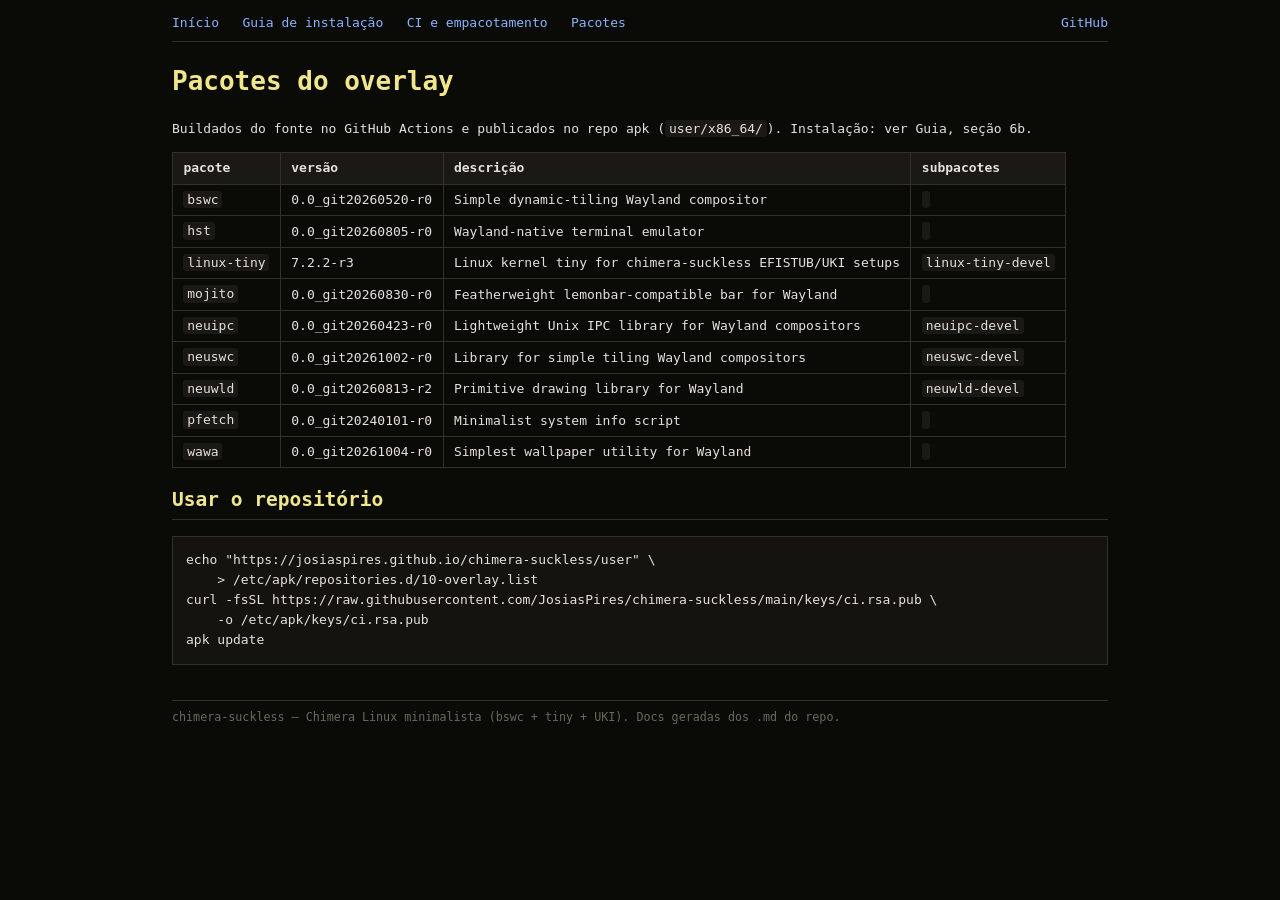
<file: pacotes.html>
<!DOCTYPE html>
<html lang="pt-BR">
<head>
<meta charset="utf-8">
<meta name="viewport" content="width=device-width, initial-scale=1">
<title>Pacotes — chimera-suckless</title>
<link rel="stylesheet" href="style.css">
</head>
<body>
<nav>
<a href="index.html">Início</a>
<a href="guia.html">Guia de instalação</a>
<a href="ci.html">CI e empacotamento</a>
<a href="pacotes.html">Pacotes</a>
<a class="repo" href="https://github.com/JosiasPires/chimera-suckless">GitHub</a>
</nav>
<main>
<h1>Pacotes do overlay</h1>
<p>Buildados do fonte no GitHub Actions e publicados no repo apk (<code>user/x86_64/</code>). Instalação: ver Guia, seção 6b.</p>
<table><tr><th>pacote</th><th>versão</th><th>descrição</th><th>subpacotes</th></tr>
<tr><td><code>bswc</code></td><td>0.0_git20260520-r0</td><td>Simple dynamic-tiling Wayland compositor</td><td><code></code></td></tr>
<tr><td><code>hst</code></td><td>0.0_git20260805-r0</td><td>Wayland-native terminal emulator</td><td><code></code></td></tr>
<tr><td><code>linux-tiny</code></td><td>7.2.2-r3</td><td>Linux kernel tiny for chimera-suckless EFISTUB/UKI setups</td><td><code>linux-tiny-devel</code></td></tr>
<tr><td><code>mojito</code></td><td>0.0_git20260830-r0</td><td>Featherweight lemonbar-compatible bar for Wayland</td><td><code></code></td></tr>
<tr><td><code>neuipc</code></td><td>0.0_git20260423-r0</td><td>Lightweight Unix IPC library for Wayland compositors</td><td><code>neuipc-devel</code></td></tr>
<tr><td><code>neuswc</code></td><td>0.0_git20261002-r0</td><td>Library for simple tiling Wayland compositors</td><td><code>neuswc-devel</code></td></tr>
<tr><td><code>neuwld</code></td><td>0.0_git20260813-r2</td><td>Primitive drawing library for Wayland</td><td><code>neuwld-devel</code></td></tr>
<tr><td><code>pfetch</code></td><td>0.0_git20240101-r0</td><td>Minimalist system info script</td><td><code></code></td></tr>
<tr><td><code>wawa</code></td><td>0.0_git20261004-r0</td><td>Simplest wallpaper utility for Wayland</td><td><code></code></td></tr>
</table>
<h2>Usar o repositório</h2>
<pre><code>echo "https://josiaspires.github.io/chimera-suckless/user" \
    &gt; /etc/apk/repositories.d/10-overlay.list
curl -fsSL https://raw.githubusercontent.com/JosiasPires/chimera-suckless/main/keys/ci.rsa.pub \
    -o /etc/apk/keys/ci.rsa.pub
apk update</code></pre>
</main>
<footer>chimera-suckless — Chimera Linux minimalista (bswc + tiny + UKI). Docs geradas dos .md do repo.</footer>
</body>
</html>
</file>
<file: style.css>
:root { color-scheme: dark; }
body { background: #0a0a07; color: #e6e1dc; font-family: monospace;
       max-width: 72em; margin: 0 auto; padding: 1em 1.5em 4em; line-height: 1.55; }
nav { border-bottom: 1px solid #33302a; padding-bottom: .6em; margin-bottom: 1.5em; }
nav a { color: #8ab4ff; margin-right: 1.2em; text-decoration: none; }
nav a:hover { text-decoration: underline; }
nav .repo { float: right; margin-right: 0; }
h1, h2, h3 { color: #f0e68c; }
h2 { border-bottom: 1px solid #33302a; padding-bottom: .2em; }
a { color: #8ab4ff; }
code { background: #1a1915; padding: .1em .3em; border-radius: 3px; }
pre { background: #141310; padding: 1em; overflow-x: auto; border: 1px solid #33302a; }
pre code { background: none; padding: 0; }
table { border-collapse: collapse; margin: 1em 0; }
th, td { border: 1px solid #33302a; padding: .4em .8em; text-align: left; }
th { background: #1a1915; }
blockquote { border-left: 3px solid #6a6a5a; margin-left: 0; padding-left: 1em; color: #b8b39a; }
footer { margin-top: 3em; border-top: 1px solid #33302a; padding-top: .6em;
         color: #6a6a5a; font-size: .9em; }
</file>
